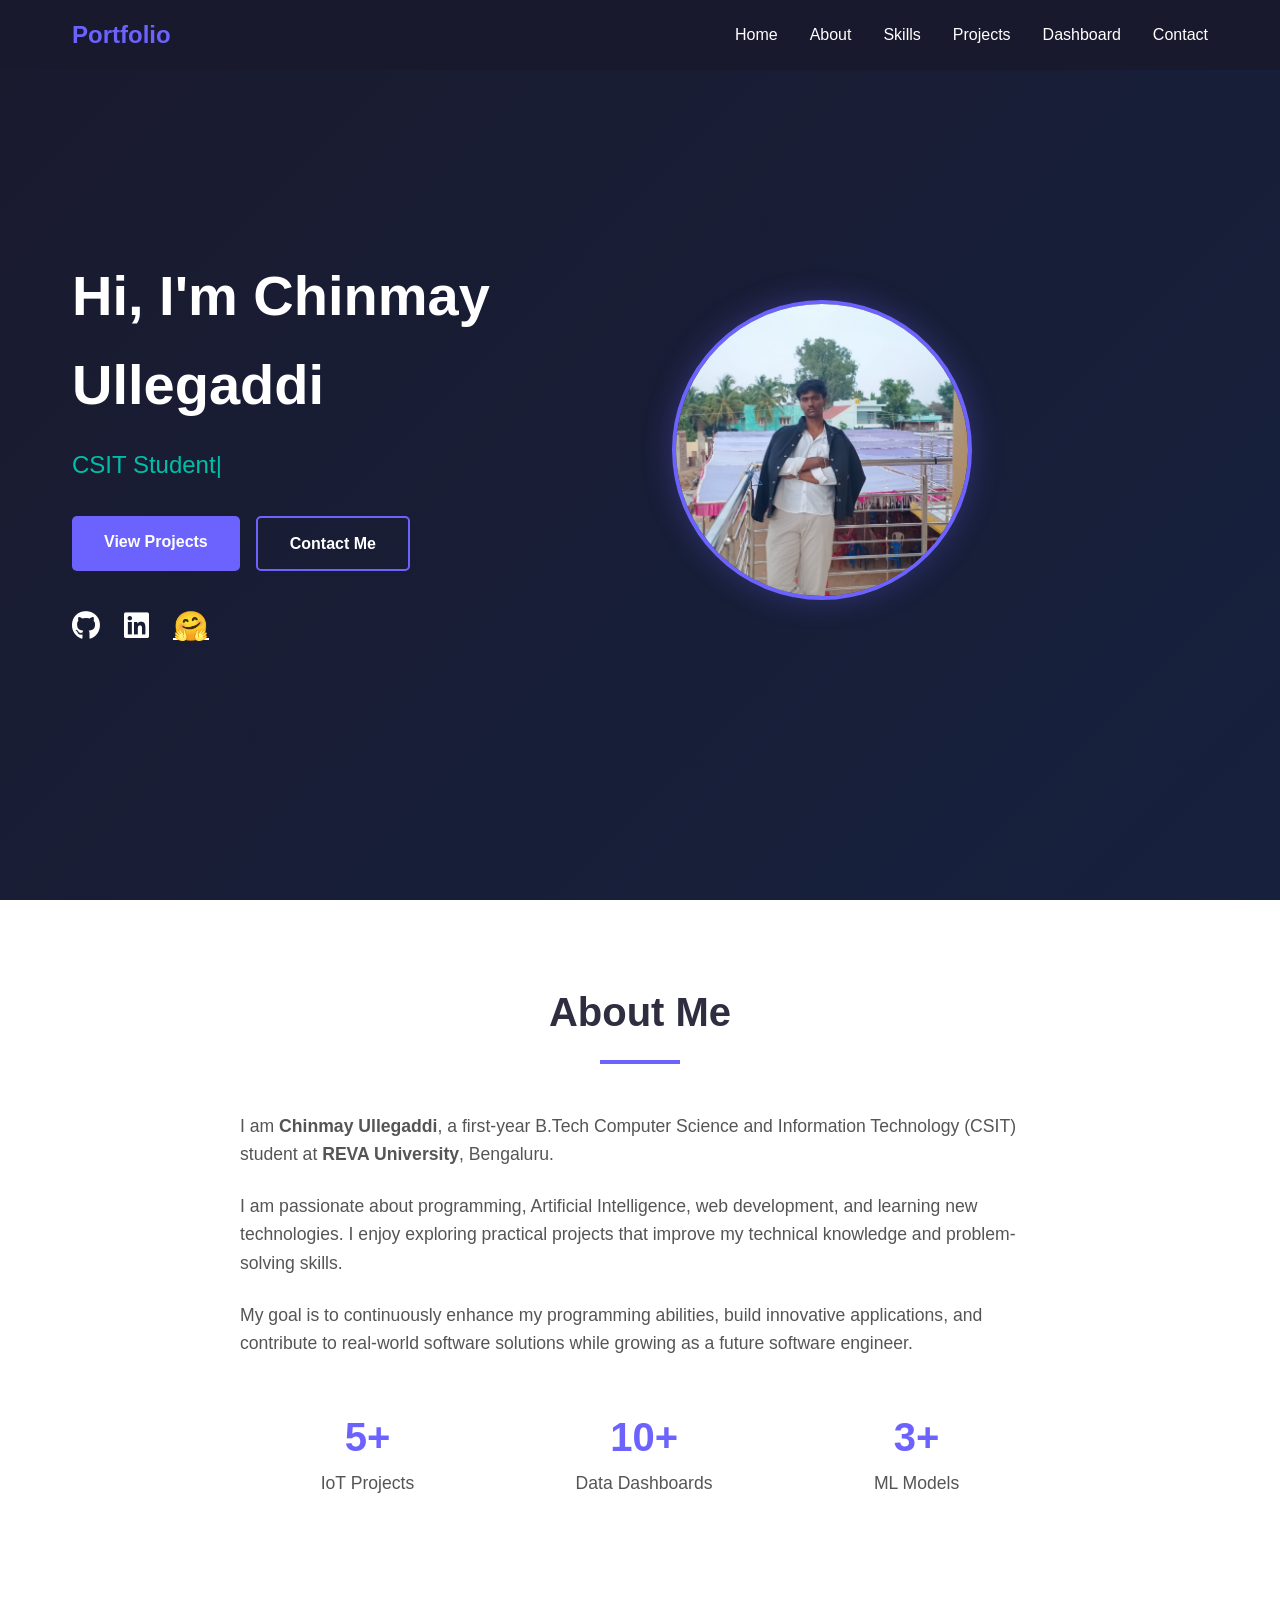
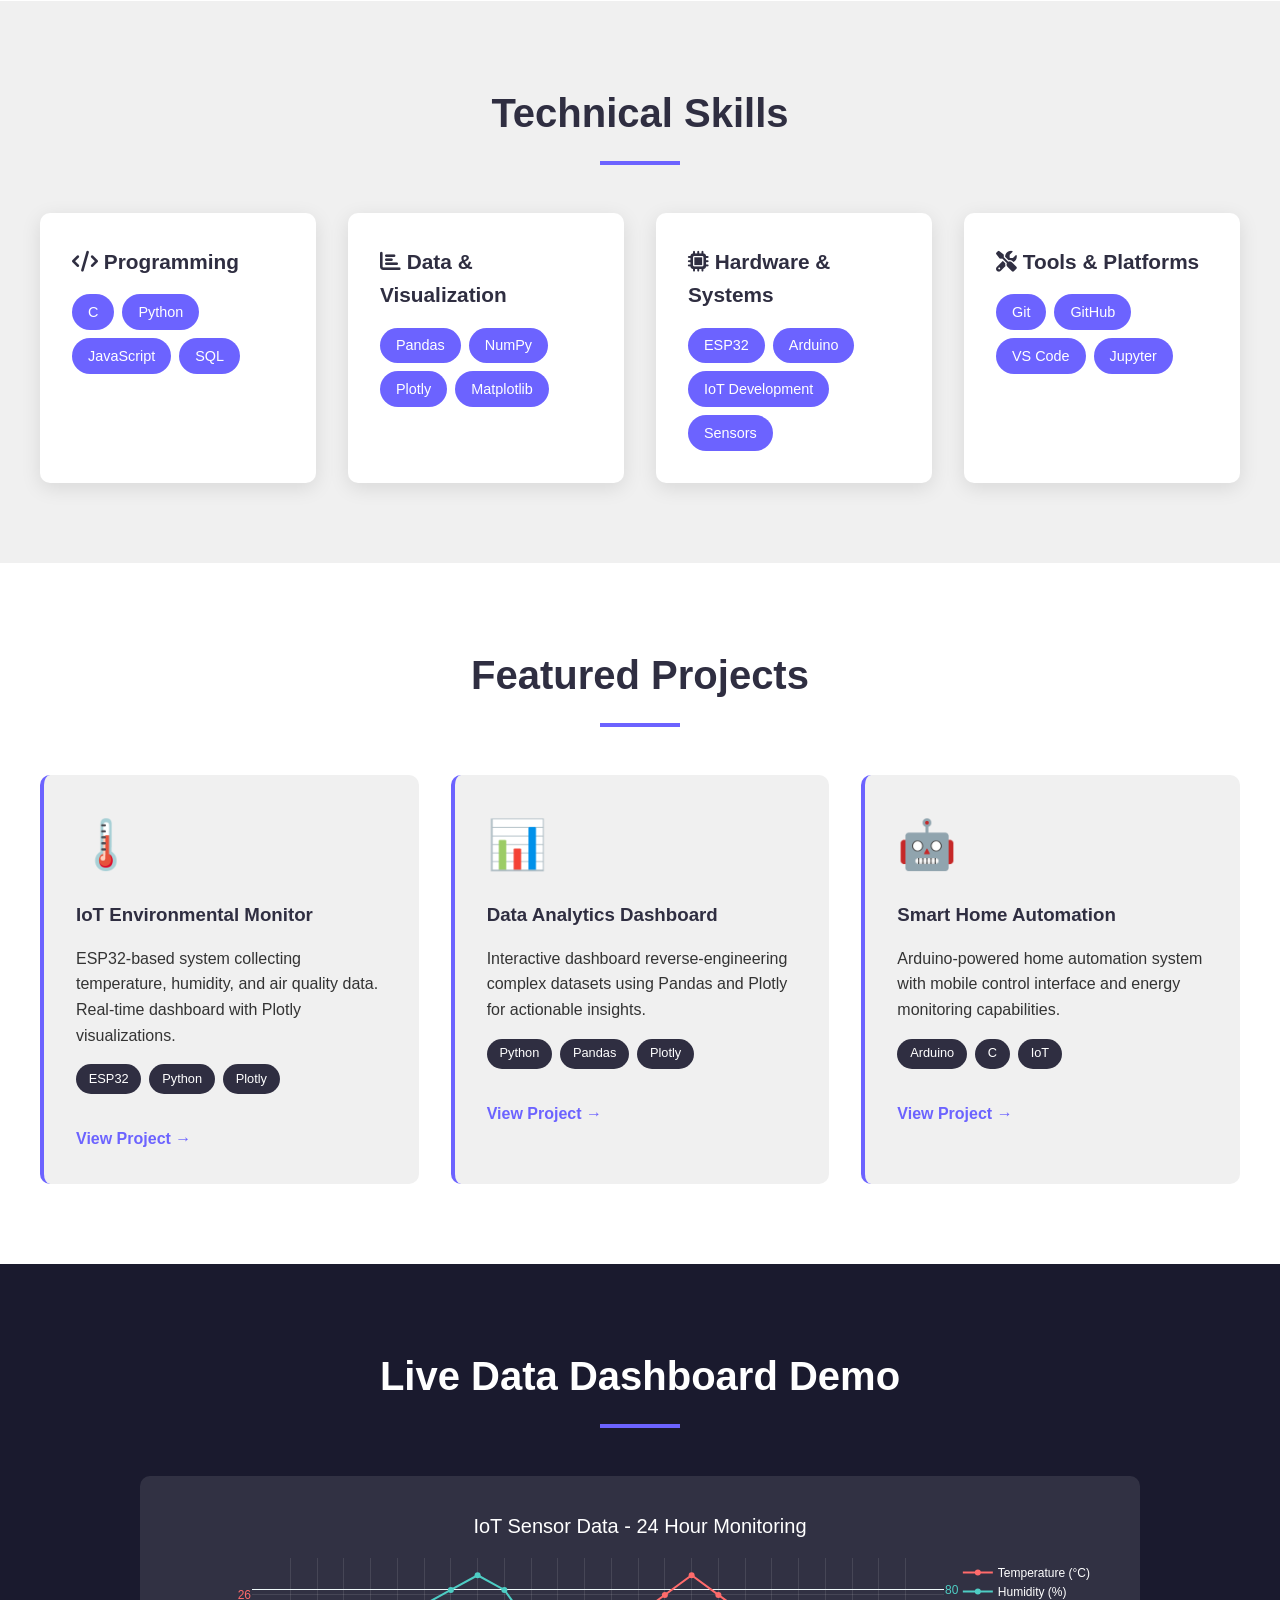
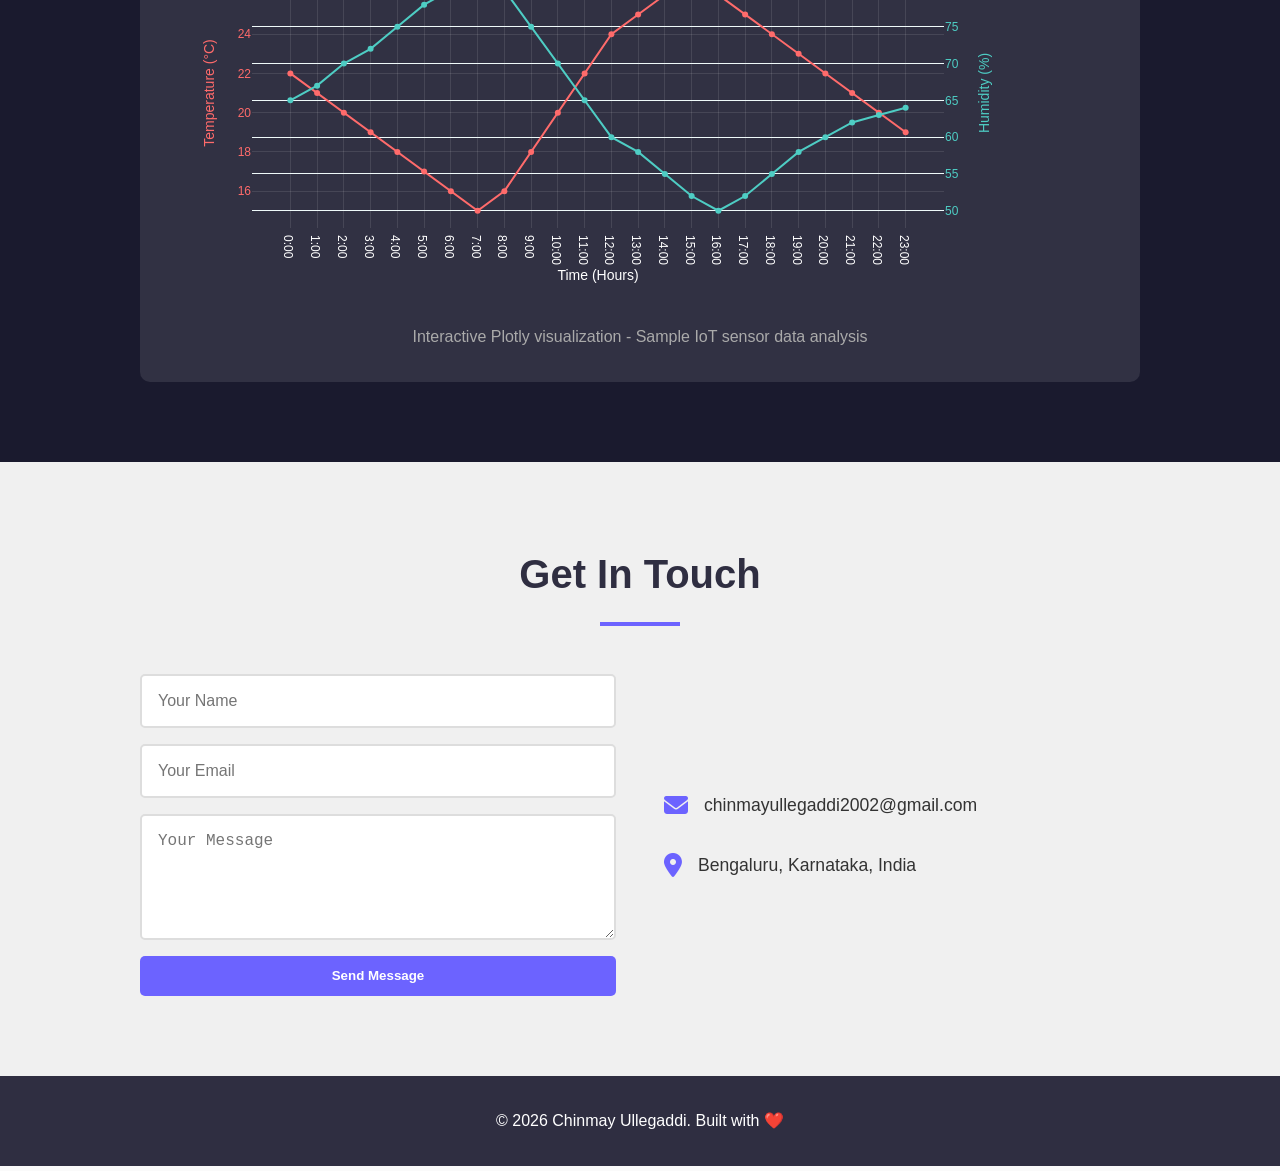
<file: index.html>
<!DOCTYPE html>
<html lang="en">
<head>
    <meta charset="UTF-8">
    <meta name="viewport" content="width=device-width, initial-scale=1.0">
    <title>Chinmay Ullegaddi | CSIT Student | REVA University</title>
    <link rel="stylesheet" href="style.css">
    <link rel="stylesheet" href="https://cdnjs.cloudflare.com/ajax/libs/font-awesome/6.4.0/css/all.min.css">
    <script src="https://cdn.plot.ly/plotly-2.24.1.min.js"></script>
</head>
<body>
    <!-- Navigation -->
    <nav class="navbar">
        <div class="nav-content">
            <div class="logo">Portfolio</div>
            <ul class="nav-links">
                <li><a href="#home">Home</a></li>
                <li><a href="#about">About</a></li>
                <li><a href="#skills">Skills</a></li>
                <li><a href="#projects">Projects</a></li>
                <li><a href="#dashboard">Dashboard</a></li>
                <li><a href="#contact">Contact</a></li>
            </ul>
            <div class="hamburger">
                <span></span><span></span><span></span>
            </div>
        </div>
    </nav>

    <!-- Hero Section -->
    <section id="home" class="hero">
        <div class="hero-content">
            <div class="hero-text">
                <h1 class="glitch" data-text="Hi, I'm Chinmay Ullegaddi">Hi, I'm Chinmay Ullegaddi</h1>
                <p class="typing-text"></p>
                <div class="hero-buttons">
                    <a href="#projects" class="btn primary">View Projects</a>
                    <a href="#contact" class="btn secondary">Contact Me</a>
                </div>
                <div class="social-links">
                    <a href="https://github.com/chinmayullegaddi2002-lab" target="_blank"><i class="fab fa-github"></i></a>
                    <a href="https://www.linkedin.com/in/chinmay-ullegaddi-373138384" target="_blank"><i class="fab fa-linkedin"></i></a>
                    <a href="https://huggingface.co/yourusername" target="_blank">🤗</a>
                </div>
            </div>
            <div class="hero-image">
                <div class="image-container">
                    <img src="assets/profile.jpg" alt="Profile" onerror="this.src='data:image/svg+xml,%3Csvg xmlns=%22http://www.w3.org/2000/svg%22 width=%22300%22 height=%22300%22%3E%3Crect fill=%22%23333%22 width=%22300%22 height=%22300%22/%3E%3Ctext fill=%22%23fff%22 x=%2250%25%22 y=%2250%25%22 text-anchor=%22middle%22 dy=%22.3em%22 font-size=%2220%22%3EYour Photo%3C/text%3E%3C/svg%3E'">
                </div>
            </div>
        </div>
    </section>

    <!-- About Section -->
    <section id="about" class="about">
        <h2 class="section-title">About Me</h2>
        <div class="about-content">
            <div class="about-text">
                <p>I am <strong>Chinmay Ullegaddi</strong>, a first-year B.Tech Computer Science and Information Technology (CSIT) student at <strong>REVA University</strong>, Bengaluru.</p>

<p>I am passionate about programming, Artificial Intelligence, web development, and learning new technologies. I enjoy exploring practical projects that improve my technical knowledge and problem-solving skills.</p>

<p>My goal is to continuously enhance my programming abilities, build innovative applications, and contribute to real-world software solutions while growing as a future software engineer.</p>
                <div class="about-stats">
                    <div class="stat">
                        <h3>5+</h3>
                        <p>IoT Projects</p>
                    </div>
                    <div class="stat">
                        <h3>10+</h3>
                        <p>Data Dashboards</p>
                    </div>
                    <div class="stat">
                        <h3>3+</h3>
                        <p>ML Models</p>
                    </div>
                </div>
            </div>
        </div>
    </section>

    <!-- Skills Section -->
    <section id="skills" class="skills">
        <h2 class="section-title">Technical Skills</h2>
        <div class="skills-grid">
            <div class="skill-category">
                <h3><i class="fas fa-code"></i> Programming</h3>
                <div class="skill-items">
                    <span class="skill-tag">C</span>
                    <span class="skill-tag">Python</span>
                    <span class="skill-tag">JavaScript</span>
                    <span class="skill-tag">SQL</span>
                </div>
            </div>
            <div class="skill-category">
                <h3><i class="fas fa-chart-bar"></i> Data & Visualization</h3>
                <div class="skill-items">
                    <span class="skill-tag">Pandas</span>
                    <span class="skill-tag">NumPy</span>
                    <span class="skill-tag">Plotly</span>
                    <span class="skill-tag">Matplotlib</span>
                </div>
            </div>
            <div class="skill-category">
                <h3><i class="fas fa-microchip"></i> Hardware & Systems</h3>
                <div class="skill-items">
                    <span class="skill-tag">ESP32</span>
                    <span class="skill-tag">Arduino</span>
                    <span class="skill-tag">IoT Development</span>
                    <span class="skill-tag">Sensors</span>
                </div>
            </div>
            <div class="skill-category">
                <h3><i class="fas fa-tools"></i> Tools & Platforms</h3>
                <div class="skill-items">
                    <span class="skill-tag">Git</span>
                    <span class="skill-tag">GitHub</span>
                    <span class="skill-tag">VS Code</span>
                    <span class="skill-tag">Jupyter</span>
                </div>
            </div>
        </div>
    </section>

    <!-- Projects Section -->
    <section id="projects" class="projects">
        <h2 class="section-title">Featured Projects</h2>
        <div class="projects-grid">
            <div class="project-card">
                <div class="project-icon">🌡️</div>
                <h3>IoT Environmental Monitor</h3>
                <p>ESP32-based system collecting temperature, humidity, and air quality data. Real-time dashboard with Plotly visualizations.</p>
                <div class="project-tech">
                    <span>ESP32</span><span>Python</span><span>Plotly</span>
                </div>
                <a href="#" class="project-link">View Project →</a>
            </div>
            <div class="project-card">
                <div class="project-icon">📊</div>
                <h3>Data Analytics Dashboard</h3>
                <p>Interactive dashboard reverse-engineering complex datasets using Pandas and Plotly for actionable insights.</p>
                <div class="project-tech">
                    <span>Python</span><span>Pandas</span><span>Plotly</span>
                </div>
                <a href="#" class="project-link">View Project →</a>
            </div>
            <div class="project-card">
                <div class="project-icon">🤖</div>
                <h3>Smart Home Automation</h3>
                <p>Arduino-powered home automation system with mobile control interface and energy monitoring capabilities.</p>
                <div class="project-tech">
                    <span>Arduino</span><span>C</span><span>IoT</span>
                </div>
                <a href="#" class="project-link">View Project →</a>
            </div>
        </div>
    </section>

    <!-- Interactive Dashboard Demo -->
    <section id="dashboard" class="dashboard">
        <h2 class="section-title">Live Data Dashboard Demo</h2>
        <div class="dashboard-container">
            <div id="plotly-chart"></div>
            <p class="dashboard-note">Interactive Plotly visualization - Sample IoT sensor data analysis</p>
        </div>
    </section>

    <!-- Contact Section -->
    <section id="contact" class="contact">
        <h2 class="section-title">Get In Touch</h2>
        <div class="contact-content">
            <form id="contact-form">
                <input type="text" placeholder="Your Name" required>
                <input type="email" placeholder="Your Email" required>
                <textarea placeholder="Your Message" rows="5" required></textarea>
                <button type="submit" class="btn primary">Send Message</button>
            </form>
            <div class="contact-info">
                <div class="info-item">
                    <i class="fas fa-envelope"></i>
                    <p>chinmayullegaddi2002@gmail.com</p>
                </div>
                <div class="info-item">
                    <i class="fas fa-map-marker-alt"></i>
                    <p>Bengaluru, Karnataka, India</p>
                </div>
            </div>
        </div>
    </section>

    <footer>
        <p>&copy; 2026 Chinmay Ullegaddi. Built with ❤️</p>
    </footer>

    <script src="script.js"></script>
</body>
</html>
</file>
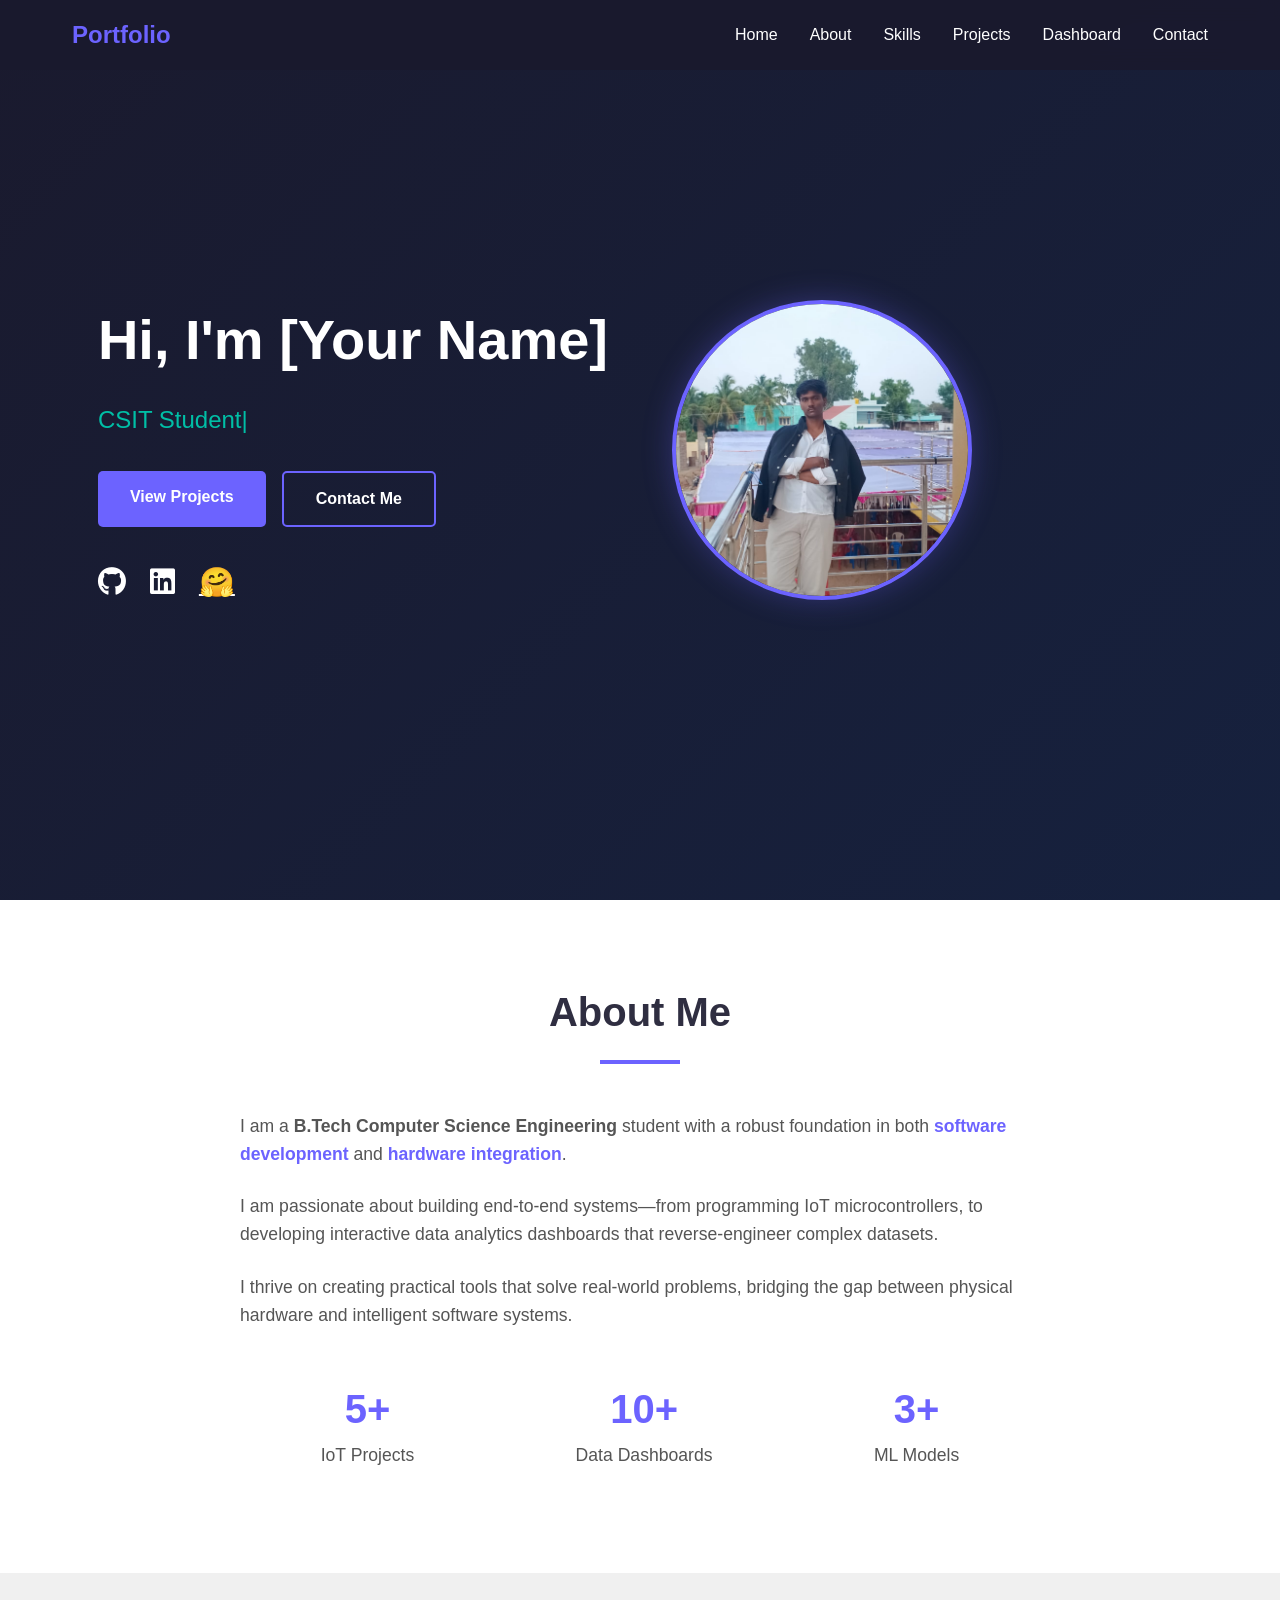
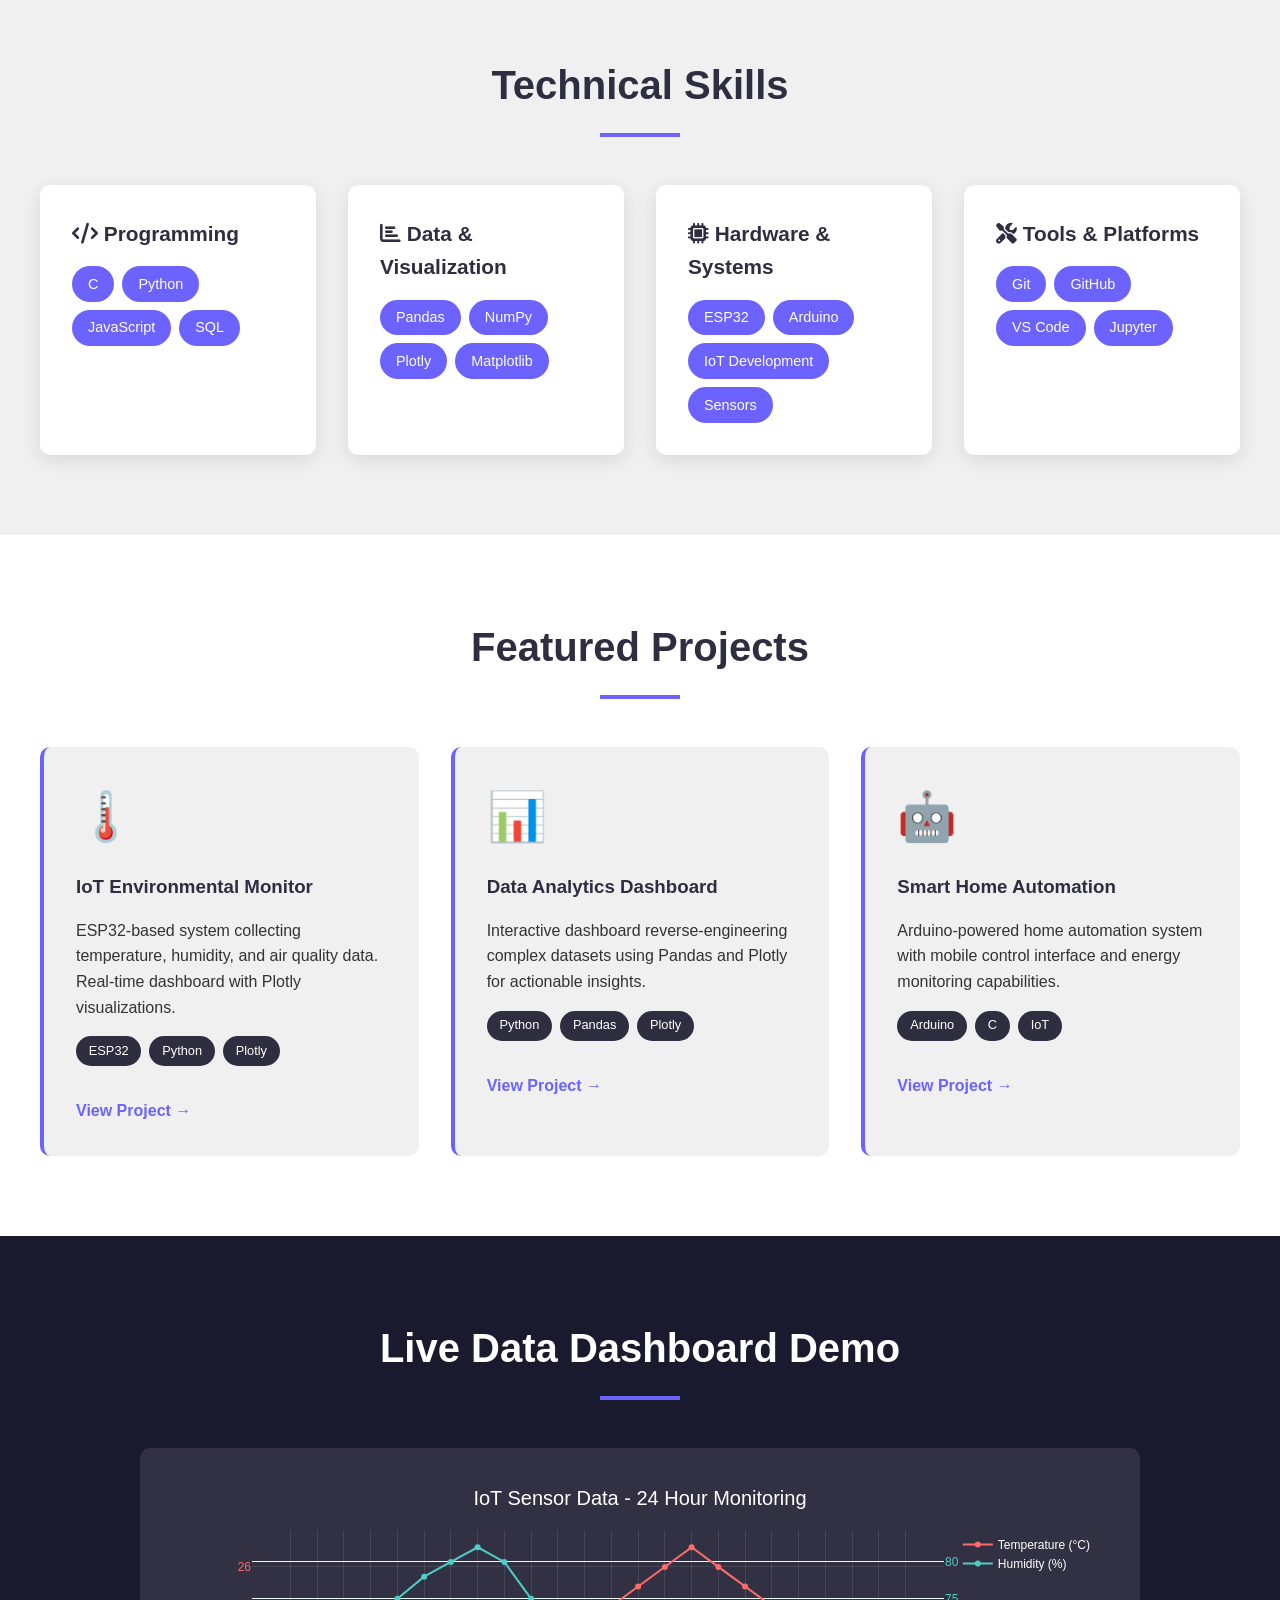
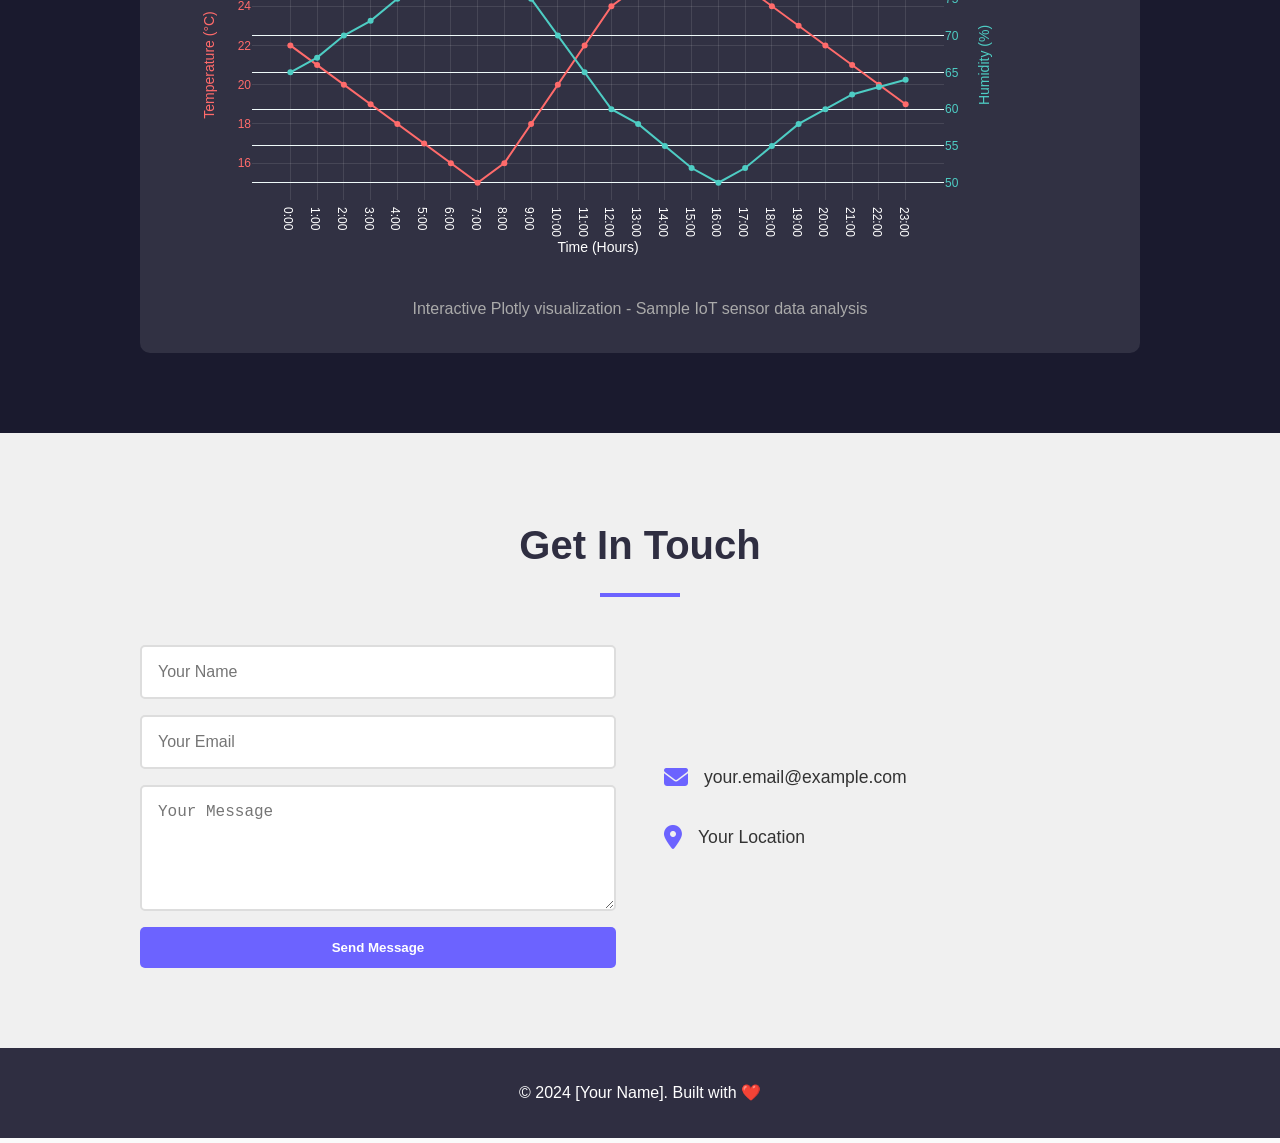
<file: index1.html.html>
<!DOCTYPE html>
<html lang="en">
<head>
    <meta charset="UTF-8">
    <meta name="viewport" content="width=device-width, initial-scale=1.0">
    <title>Your Name | B.Tech CSE | IoT & Data Science</title>
    <link rel="stylesheet" href="style.css">
    <link rel="stylesheet" href="https://cdnjs.cloudflare.com/ajax/libs/font-awesome/6.4.0/css/all.min.css">
    <script src="https://cdn.plot.ly/plotly-2.24.1.min.js"></script>
</head>
<body>
    <!-- Navigation -->
    <nav class="navbar">
        <div class="nav-content">
            <div class="logo">Portfolio</div>
            <ul class="nav-links">
                <li><a href="#home">Home</a></li>
                <li><a href="#about">About</a></li>
                <li><a href="#skills">Skills</a></li>
                <li><a href="#projects">Projects</a></li>
                <li><a href="#dashboard">Dashboard</a></li>
                <li><a href="#contact">Contact</a></li>
            </ul>
            <div class="hamburger">
                <span></span><span></span><span></span>
            </div>
        </div>
    </nav>

    <!-- Hero Section -->
    <section id="home" class="hero">
        <div class="hero-content">
            <div class="hero-text">
                <h1 class="glitch" data-text="Hi, I'm [Your Name]">Hi, I'm [Your Name]</h1>
                <p class="typing-text"></p>
                <div class="hero-buttons">
                    <a href="#projects" class="btn primary">View Projects</a>
                    <a href="#contact" class="btn secondary">Contact Me</a>
                </div>
                <div class="social-links">
                    <a href="https://github.com/yourusername" target="_blank"><i class="fab fa-github"></i></a>
                    <a href="https://linkedin.com/in/yourusername" target="_blank"><i class="fab fa-linkedin"></i></a>
                    <a href="https://huggingface.co/yourusername" target="_blank">🤗</a>
                </div>
            </div>
            <div class="hero-image">
                <div class="image-container">
                    <img src="assets/profile.jpg" alt="Profile" onerror="this.src='data:image/svg+xml,%3Csvg xmlns=%22http://www.w3.org/2000/svg%22 width=%22300%22 height=%22300%22%3E%3Crect fill=%22%23333%22 width=%22300%22 height=%22300%22/%3E%3Ctext fill=%22%23fff%22 x=%2250%25%22 y=%2250%25%22 text-anchor=%22middle%22 dy=%22.3em%22 font-size=%2220%22%3EYour Photo%3C/text%3E%3C/svg%3E'">
                </div>
            </div>
        </div>
    </section>

    <!-- About Section -->
    <section id="about" class="about">
        <h2 class="section-title">About Me</h2>
        <div class="about-content">
            <div class="about-text">
                <p>I am a <strong>B.Tech Computer Science Engineering</strong> student with a robust foundation in both <span class="highlight">software development</span> and <span class="highlight">hardware integration</span>.</p>
                <p>I am passionate about building end-to-end systems—from programming IoT microcontrollers, to developing interactive data analytics dashboards that reverse-engineer complex datasets.</p>
                <p>I thrive on creating practical tools that solve real-world problems, bridging the gap between physical hardware and intelligent software systems.</p>
                <div class="about-stats">
                    <div class="stat">
                        <h3>5+</h3>
                        <p>IoT Projects</p>
                    </div>
                    <div class="stat">
                        <h3>10+</h3>
                        <p>Data Dashboards</p>
                    </div>
                    <div class="stat">
                        <h3>3+</h3>
                        <p>ML Models</p>
                    </div>
                </div>
            </div>
        </div>
    </section>

    <!-- Skills Section -->
    <section id="skills" class="skills">
        <h2 class="section-title">Technical Skills</h2>
        <div class="skills-grid">
            <div class="skill-category">
                <h3><i class="fas fa-code"></i> Programming</h3>
                <div class="skill-items">
                    <span class="skill-tag">C</span>
                    <span class="skill-tag">Python</span>
                    <span class="skill-tag">JavaScript</span>
                    <span class="skill-tag">SQL</span>
                </div>
            </div>
            <div class="skill-category">
                <h3><i class="fas fa-chart-bar"></i> Data & Visualization</h3>
                <div class="skill-items">
                    <span class="skill-tag">Pandas</span>
                    <span class="skill-tag">NumPy</span>
                    <span class="skill-tag">Plotly</span>
                    <span class="skill-tag">Matplotlib</span>
                </div>
            </div>
            <div class="skill-category">
                <h3><i class="fas fa-microchip"></i> Hardware & Systems</h3>
                <div class="skill-items">
                    <span class="skill-tag">ESP32</span>
                    <span class="skill-tag">Arduino</span>
                    <span class="skill-tag">IoT Development</span>
                    <span class="skill-tag">Sensors</span>
                </div>
            </div>
            <div class="skill-category">
                <h3><i class="fas fa-tools"></i> Tools & Platforms</h3>
                <div class="skill-items">
                    <span class="skill-tag">Git</span>
                    <span class="skill-tag">GitHub</span>
                    <span class="skill-tag">VS Code</span>
                    <span class="skill-tag">Jupyter</span>
                </div>
            </div>
        </div>
    </section>

    <!-- Projects Section -->
    <section id="projects" class="projects">
        <h2 class="section-title">Featured Projects</h2>
        <div class="projects-grid">
            <div class="project-card">
                <div class="project-icon">🌡️</div>
                <h3>IoT Environmental Monitor</h3>
                <p>ESP32-based system collecting temperature, humidity, and air quality data. Real-time dashboard with Plotly visualizations.</p>
                <div class="project-tech">
                    <span>ESP32</span><span>Python</span><span>Plotly</span>
                </div>
                <a href="#" class="project-link">View Project →</a>
            </div>
            <div class="project-card">
                <div class="project-icon">📊</div>
                <h3>Data Analytics Dashboard</h3>
                <p>Interactive dashboard reverse-engineering complex datasets using Pandas and Plotly for actionable insights.</p>
                <div class="project-tech">
                    <span>Python</span><span>Pandas</span><span>Plotly</span>
                </div>
                <a href="#" class="project-link">View Project →</a>
            </div>
            <div class="project-card">
                <div class="project-icon">🤖</div>
                <h3>Smart Home Automation</h3>
                <p>Arduino-powered home automation system with mobile control interface and energy monitoring capabilities.</p>
                <div class="project-tech">
                    <span>Arduino</span><span>C</span><span>IoT</span>
                </div>
                <a href="#" class="project-link">View Project →</a>
            </div>
        </div>
    </section>

    <!-- Interactive Dashboard Demo -->
    <section id="dashboard" class="dashboard">
        <h2 class="section-title">Live Data Dashboard Demo</h2>
        <div class="dashboard-container">
            <div id="plotly-chart"></div>
            <p class="dashboard-note">Interactive Plotly visualization - Sample IoT sensor data analysis</p>
        </div>
    </section>

    <!-- Contact Section -->
    <section id="contact" class="contact">
        <h2 class="section-title">Get In Touch</h2>
        <div class="contact-content">
            <form id="contact-form">
                <input type="text" placeholder="Your Name" required>
                <input type="email" placeholder="Your Email" required>
                <textarea placeholder="Your Message" rows="5" required></textarea>
                <button type="submit" class="btn primary">Send Message</button>
            </form>
            <div class="contact-info">
                <div class="info-item">
                    <i class="fas fa-envelope"></i>
                    <p>your.email@example.com</p>
                </div>
                <div class="info-item">
                    <i class="fas fa-map-marker-alt"></i>
                    <p>Your Location</p>
                </div>
            </div>
        </div>
    </section>

    <footer>
        <p>&copy; 2024 [Your Name]. Built with ❤️</p>
    </footer>

    <script src="script.js"></script>
</body>
</html>
</file>
<file: style.css>
* {
    margin: 0;
    padding: 0;
    box-sizing: border-box;
}

:root {
    --primary: #6C63FF;
    --secondary: #2F2E41;
    --accent: #00BFA6;
    --dark: #1a1a2e;
    --light: #f0f0f0;
    --text: #333;
}

body {
    font-family: 'Segoe UI', Tahoma, Geneva, Verdana, sans-serif;
    line-height: 1.6;
    color: var(--text);
    background: #fafafa;
}

/* Navigation */
.navbar {
    background: rgba(26, 26, 46, 0.95);
    backdrop-filter: blur(10px);
    position: fixed;
    width: 100%;
    top: 0;
    z-index: 1000;
    padding: 1rem 0;
}

.nav-content {
    max-width: 1200px;
    margin: 0 auto;
    display: flex;
    justify-content: space-between;
    align-items: center;
    padding: 0 2rem;
}

.logo {
    color: var(--primary);
    font-size: 1.5rem;
    font-weight: bold;
}

.nav-links {
    display: flex;
    list-style: none;
    gap: 2rem;
}

.nav-links a {
    color: white;
    text-decoration: none;
    transition: color 0.3s;
}

.nav-links a:hover {
    color: var(--primary);
}

.hamburger {
    display: none;
    flex-direction: column;
    cursor: pointer;
}

.hamburger span {
    width: 25px;
    height: 3px;
    background: white;
    margin: 2px 0;
    transition: 0.3s;
}

/* Hero Section */
.hero {
    min-height: 100vh;
    display: flex;
    align-items: center;
    background: linear-gradient(135deg, var(--dark) 0%, #16213e 100%);
    color: white;
    padding-top: 80px;
}

.hero-content {
    max-width: 1200px;
    margin: 0 auto;
    display: grid;
    grid-template-columns: 1fr 1fr;
    gap: 4rem;
    align-items: center;
    padding: 2rem;
}

.hero-text h1 {
    font-size: 3.5rem;
    margin-bottom: 1rem;
}

.typing-text {
    font-size: 1.5rem;
    color: var(--accent);
    min-height: 2rem;
}

.typing-text::after {
    content: '|';
    animation: blink 1s infinite;
}

@keyframes blink {
    50% { opacity: 0; }
}

.hero-buttons {
    margin: 2rem 0;
    display: flex;
    gap: 1rem;
}

.btn {
    padding: 0.8rem 2rem;
    border: none;
    border-radius: 5px;
    cursor: pointer;
    text-decoration: none;
    font-weight: bold;
    transition: transform 0.3s, box-shadow 0.3s;
}

.btn:hover {
    transform: translateY(-2px);
    box-shadow: 0 5px 15px rgba(108, 99, 255, 0.4);
}

.btn.primary {
    background: var(--primary);
    color: white;
}

.btn.secondary {
    background: transparent;
    color: white;
    border: 2px solid var(--primary);
}

.social-links {
    display: flex;
    gap: 1.5rem;
    font-size: 1.8rem;
}

.social-links a {
    color: white;
    transition: color 0.3s, transform 0.3s;
}

.social-links a:hover {
    color: var(--primary);
    transform: translateY(-3px);
}

.hero-image .image-container {
    width: 300px;
    height: 300px;
    border-radius: 50%;
    overflow: hidden;
    border: 4px solid var(--primary);
    box-shadow: 0 0 30px rgba(108, 99, 255, 0.3);
}

.hero-image img {
    width: 100%;
    height: 100%;
    object-fit: cover;
}

/* Section Styles */
section {
    padding: 5rem 2rem;
}

.section-title {
    text-align: center;
    font-size: 2.5rem;
    margin-bottom: 3rem;
    color: var(--secondary);
    position: relative;
}

.section-title::after {
    content: '';
    display: block;
    width: 80px;
    height: 4px;
    background: var(--primary);
    margin: 1rem auto;
}

/* About Section */
.about {
    background: white;
}

.about-content {
    max-width: 800px;
    margin: 0 auto;
}

.about-text p {
    font-size: 1.1rem;
    margin-bottom: 1.5rem;
    color: #555;
}

.highlight {
    color: var(--primary);
    font-weight: bold;
}

.about-stats {
    display: flex;
    justify-content: space-around;
    margin-top: 3rem;
}

.stat {
    text-align: center;
}

.stat h3 {
    font-size: 2.5rem;
    color: var(--primary);
}

/* Skills Section */
.skills {
    background: var(--light);
}

.skills-grid {
    max-width: 1200px;
    margin: 0 auto;
    display: grid;
    grid-template-columns: repeat(auto-fit, minmax(250px, 1fr));
    gap: 2rem;
}

.skill-category {
    background: white;
    padding: 2rem;
    border-radius: 10px;
    box-shadow: 0 5px 20px rgba(0,0,0,0.1);
    transition: transform 0.3s;
}

.skill-category:hover {
    transform: translateY(-5px);
}

.skill-category h3 {
    color: var(--secondary);
    margin-bottom: 1rem;
    font-size: 1.3rem;
}

.skill-items {
    display: flex;
    flex-wrap: wrap;
    gap: 0.5rem;
}

.skill-tag {
    background: var(--primary);
    color: white;
    padding: 0.4rem 1rem;
    border-radius: 20px;
    font-size: 0.9rem;
}

/* Projects Section */
.projects {
    background: white;
}

.projects-grid {
    max-width: 1200px;
    margin: 0 auto;
    display: grid;
    grid-template-columns: repeat(auto-fit, minmax(300px, 1fr));
    gap: 2rem;
}

.project-card {
    background: var(--light);
    padding: 2rem;
    border-radius: 10px;
    transition: transform 0.3s, box-shadow 0.3s;
    border-left: 4px solid var(--primary);
}

.project-card:hover {
    transform: translateY(-5px);
    box-shadow: 0 10px 30px rgba(0,0,0,0.1);
}

.project-icon {
    font-size: 3rem;
    margin-bottom: 1rem;
}

.project-card h3 {
    color: var(--secondary);
    margin-bottom: 1rem;
}

.project-tech {
    display: flex;
    gap: 0.5rem;
    margin: 1rem 0;
    flex-wrap: wrap;
}

.project-tech span {
    background: var(--secondary);
    color: white;
    padding: 0.3rem 0.8rem;
    border-radius: 15px;
    font-size: 0.8rem;
}

.project-link {
    color: var(--primary);
    text-decoration: none;
    font-weight: bold;
    display: inline-block;
    margin-top: 1rem;
}

/* Dashboard Section */
.dashboard {
    background: var(--dark);
    color: white;
}

.dashboard .section-title {
    color: white;
}

.dashboard-container {
    max-width: 1000px;
    margin: 0 auto;
    background: rgba(255,255,255,0.1);
    padding: 2rem;
    border-radius: 10px;
}

#plotly-chart {
    min-height: 400px;
}

.dashboard-note {
    text-align: center;
    margin-top: 1rem;
    color: #aaa;
}

/* Contact Section */
.contact {
    background: var(--light);
}

.contact-content {
    max-width: 1000px;
    margin: 0 auto;
    display: grid;
    grid-template-columns: 1fr 1fr;
    gap: 3rem;
}

#contact-form {
    display: flex;
    flex-direction: column;
    gap: 1rem;
}

#contact-form input,
#contact-form textarea {
    padding: 1rem;
    border: 2px solid #ddd;
    border-radius: 5px;
    font-size: 1rem;
    transition: border-color 0.3s;
}

#contact-form input:focus,
#contact-form textarea:focus {
    outline: none;
    border-color: var(--primary);
}

.contact-info {
    display: flex;
    flex-direction: column;
    gap: 2rem;
    justify-content: center;
}

.info-item {
    display: flex;
    align-items: center;
    gap: 1rem;
    font-size: 1.1rem;
}

.info-item i {
    color: var(--primary);
    font-size: 1.5rem;
}

footer {
    background: var(--secondary);
    color: white;
    text-align: center;
    padding: 2rem;
}

/* Responsive Design */
@media (max-width: 768px) {
    .hamburger {
        display: flex;
    }

    .nav-links {
        display: none;
        position: absolute;
        top: 100%;
        left: 0;
        width: 100%;
        background: var(--dark);
        flex-direction: column;
        padding: 1rem;
        text-align: center;
    }

    .nav-links.active {
        display: flex;
    }

    .hero-content {
        grid-template-columns: 1fr;
        text-align: center;
    }

    .hero-text h1 {
        font-size: 2.5rem;
    }

    .hero-image {
        order: -1;
    }

    .hero-image .image-container {
        width: 200px;
        height: 200px;
        margin: 0 auto;
    }

    .contact-content {
        grid-template-columns: 1fr;
    }

    .about-stats {
        flex-direction: column;
        gap: 2rem;
    }
}
</file>
